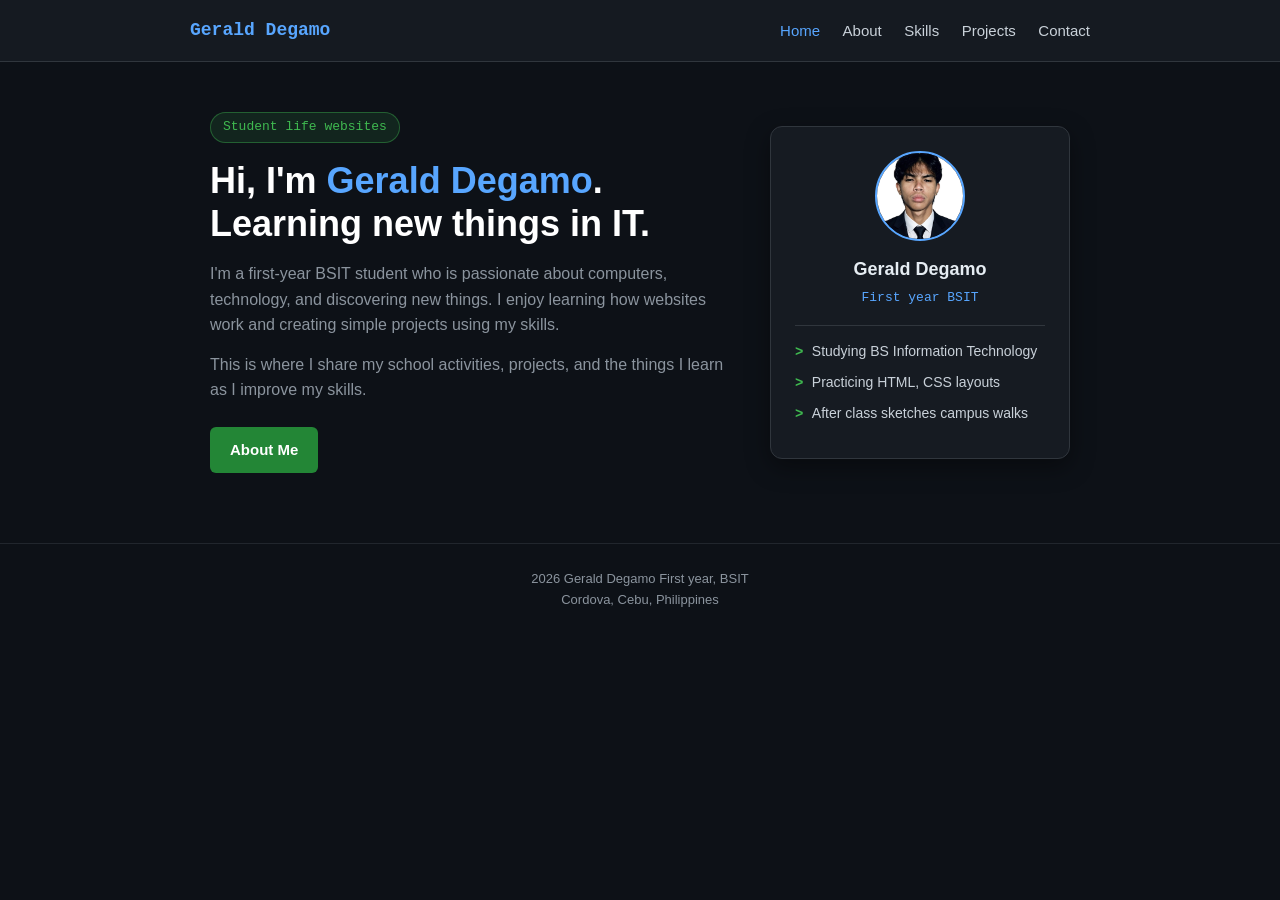
<file: index.html>
<!DOCTYPE html>
<html lang="en">
<head>
  <meta charset="UTF-8">
  <meta name="viewport" content="width=device-width, initial-scale=1.0">
  <title>Home — Gerald Degamo | Student Portfolio</title>
  <link rel="stylesheet" href="style.css">
</head>
<body>

  <header>
    <div class="nav-wrap">
      <a href="index.html" class="logo">Gerald Degamo</a>
      <nav>
        <a href="index.html" class="active">Home</a>
        <a href="about.html">About</a>
        <a href="skills.html">Skills</a>
        <a href="projects.html">Projects</a>
        <a href="contact.html">Contact</a>
      </nav>
    </div>
  </header>

  <main class="container">
    <section class="hero">
      <div class="hero-text">
        <div class="badge">Student life websites</div>
        <h1>Hi, I'm <span>Gerald Degamo</span>.<br>Learning new things in IT.</h1>
        <p>I'm a first-year BSIT student who is passionate about computers, technology, and discovering new things. I enjoy learning how websites work and creating simple projects using my skills.</p>
        <p>This is where I share my school activities, projects, and the things I learn as I improve my skills.</p>
        <div class="btn-group">
          <a href="about.html" class="btn">About Me</a>
        </div>
      </div>

      <aside class="id-card">
        <img src="unnamed.png" alt="Illustrated avatar of Urot Jose">
        <h3>Gerald Degamo</h3>
        <p class="course">First year BSIT</p>
        <ul class="code-list">
          <li>Studying BS Information Technology</li>
          <li>Practicing HTML, CSS layouts</li>
          <li>After class sketches campus walks</li>
        </ul>
      </aside>
    </section>
  </main>

  <footer>
    <p>2026 Gerald Degamo First year, BSIT</p>
    <p>Cordova, Cebu, Philippines</p>
  </footer>

</body>
</html>
</file>
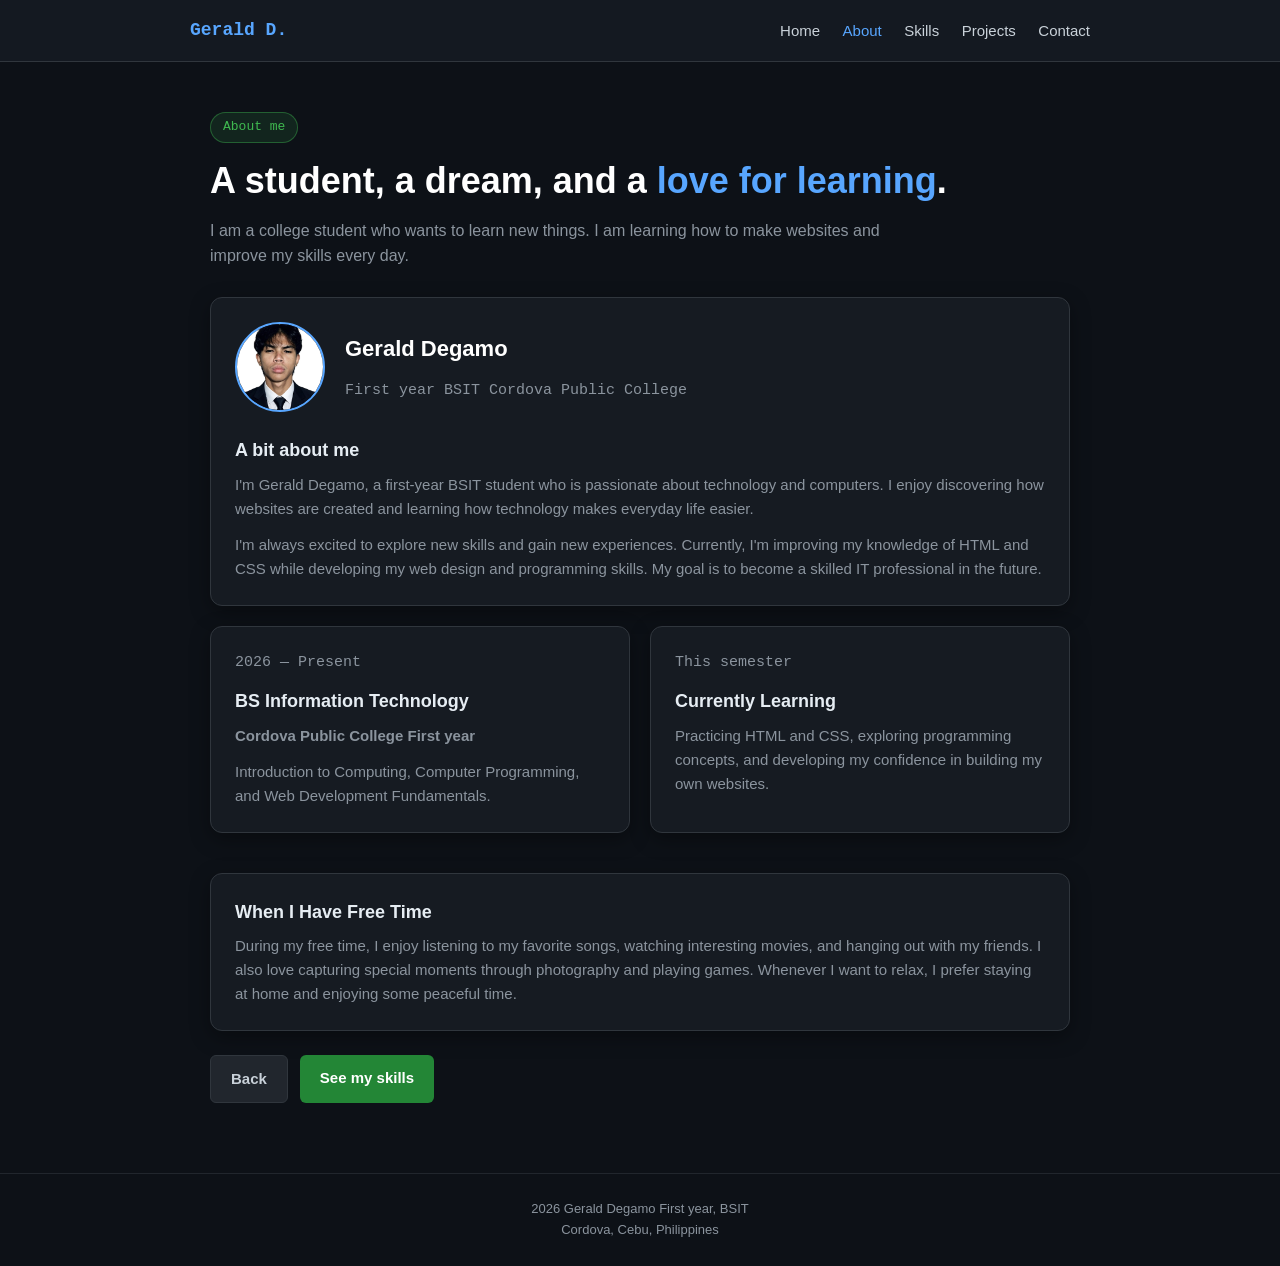
<file: about.html>
<!DOCTYPE html>
<html lang="en">
<head>
  <meta charset="UTF-8">
  <meta name="viewport" content="width=device-width, initial-scale=1.0">
  <title>About — Gerald Degamo | Student Portfolio</title>
  <link rel="stylesheet" href="style.css">
</head>
<body>

  <header>
    <div class="nav-wrap">
      <a href="index.html" class="logo">Gerald D.</a>
      <nav>
        <a href="index.html">Home</a>
        <a href="about.html" class="active">About</a>
        <a href="skills.html">Skills</a>
        <a href="projects.html">Projects</a>
        <a href="contact.html">Contact</a>
      </nav>
    </div>
  </header>

  <main class="container">
    <div class="badge"> About me</div>
    <h1>A student, a dream, and a <span>love for learning</span>.</h1>
    <p class="lead">I am a college student who wants to learn new things. I am learning how to make websites and improve my skills every day.</p>

    <div class="card">
      <div class="profile-header">
        <img src="unnamed.png" alt="Illustrated avatar of Gerald Degamo">
        <div>
          <h2>Gerald Degamo</h2>
          <p class="meta">First year BSIT Cordova Public College</p>
        </div>
      </div>

      <h3>A bit about me</h3>
      <p>I'm Gerald Degamo, a first-year BSIT student who is passionate about technology and computers. I enjoy discovering how websites are created and learning how technology makes everyday life easier.</p>
      <p>I'm always excited to explore new skills and gain new experiences. Currently, I'm improving my knowledge of HTML and CSS while developing my web design and programming skills. My goal is to become a skilled IT professional in the future.</p>
    </div>

    <div class="grid-2">
      <div class="card">
        <p class="meta">2026 — Present</p>
        <h3>BS Information Technology</h3>
        <p><strong>Cordova Public College First year</strong></p>
        <p>Introduction to Computing, Computer Programming, and Web Development Fundamentals.</p>
      </div>

      <div class="card">
        <p class="meta">This semester</p>
        <h3>Currently Learning</h3>
        <p>Practicing HTML and CSS, exploring programming concepts, and developing my confidence in building my own websites.</p>
      </div>
    </div>

    <div class="card">
      <h3>When I Have Free Time</h3>
      <p>During my free time, I enjoy listening to my favorite songs, watching interesting movies, and hanging out with my friends. I also love capturing special moments through photography and playing games. Whenever I want to relax, I prefer staying at home and enjoying some peaceful time.</p>
    </div>

    <div class="btn-group">
      <a href="index.html" class="btn-secondary">Back</a>
      <a href="skills.html" class="btn">See my skills</a>
    </div>
  </main>

  <footer>
    <p>2026 Gerald Degamo First year, BSIT</p>
    <p>Cordova, Cebu, Philippines</p>
  </footer>

</body>
</html>
</file>
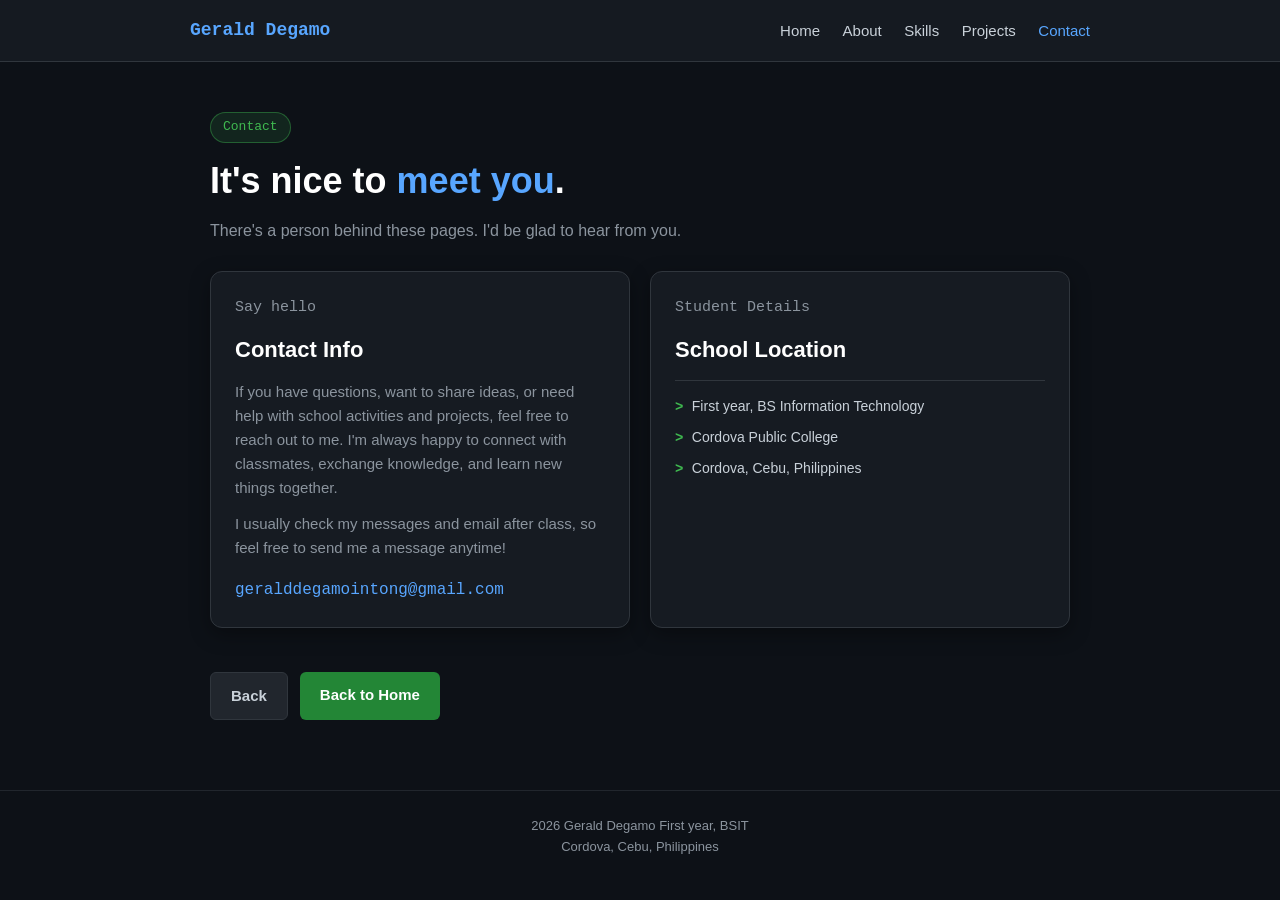
<file: contact.html>
<!DOCTYPE html>
<html lang="en">
<head>
  <meta charset="UTF-8">
  <meta name="viewport" content="width=device-width, initial-scale=1.0">
  <title>Contact — Gerald Degamo | Student Portfolio</title>
  <link rel="stylesheet" href="style.css">
</head>
<body>

  <header>
    <div class="nav-wrap">
      <a href="index.html" class="logo">Gerald Degamo</a>
      <nav>
        <a href="index.html">Home</a>
        <a href="about.html">About</a>
        <a href="skills.html">Skills</a>
        <a href="projects.html">Projects</a>
        <a href="contact.html" class="active">Contact</a>
      </nav>
    </div>
  </header>

  <main class="container">
    <div class="badge">Contact</div>
    <h1>It's nice to <span>meet you</span>.</h1>
    <p class="lead">There's a person behind these pages. I'd be glad to hear from you.</p>

    <div class="grid-2">
      <div class="card">
        <p class="meta">Say hello</p>
        <h2>Contact Info</h2>
        <p>If you have questions, want to share ideas, or need help with school activities and projects, feel free to reach out to me. I'm always happy to connect with classmates, exchange knowledge, and learn new things together.</p>
        <p>I usually check my messages and email after class, so feel free to send me a message anytime!</p>
        <a href="mailto:geralddegamointong@gmail.com" class="email-link">geralddegamointong@gmail.com</a>
      </div>

      <div class="card">
        <p class="meta">Student Details</p>
        <h2>School Location</h2>
        <ul class="code-list">
          <li>First year, BS Information Technology</li>
          <li>Cordova Public College</li>
          <li>Cordova, Cebu, Philippines</li>
        </ul>
      </div>
    </div>

    <div class="btn-group">
      <a href="projects.html" class="btn-secondary">Back</a>
      <a href="index.html" class="btn">Back to Home</a>
    </div>
  </main>

  <footer>
    <p> 2026 Gerald Degamo First year, BSIT</p>
    <p>Cordova, Cebu, Philippines</p>
  </footer>

</body>
</html>
</file>
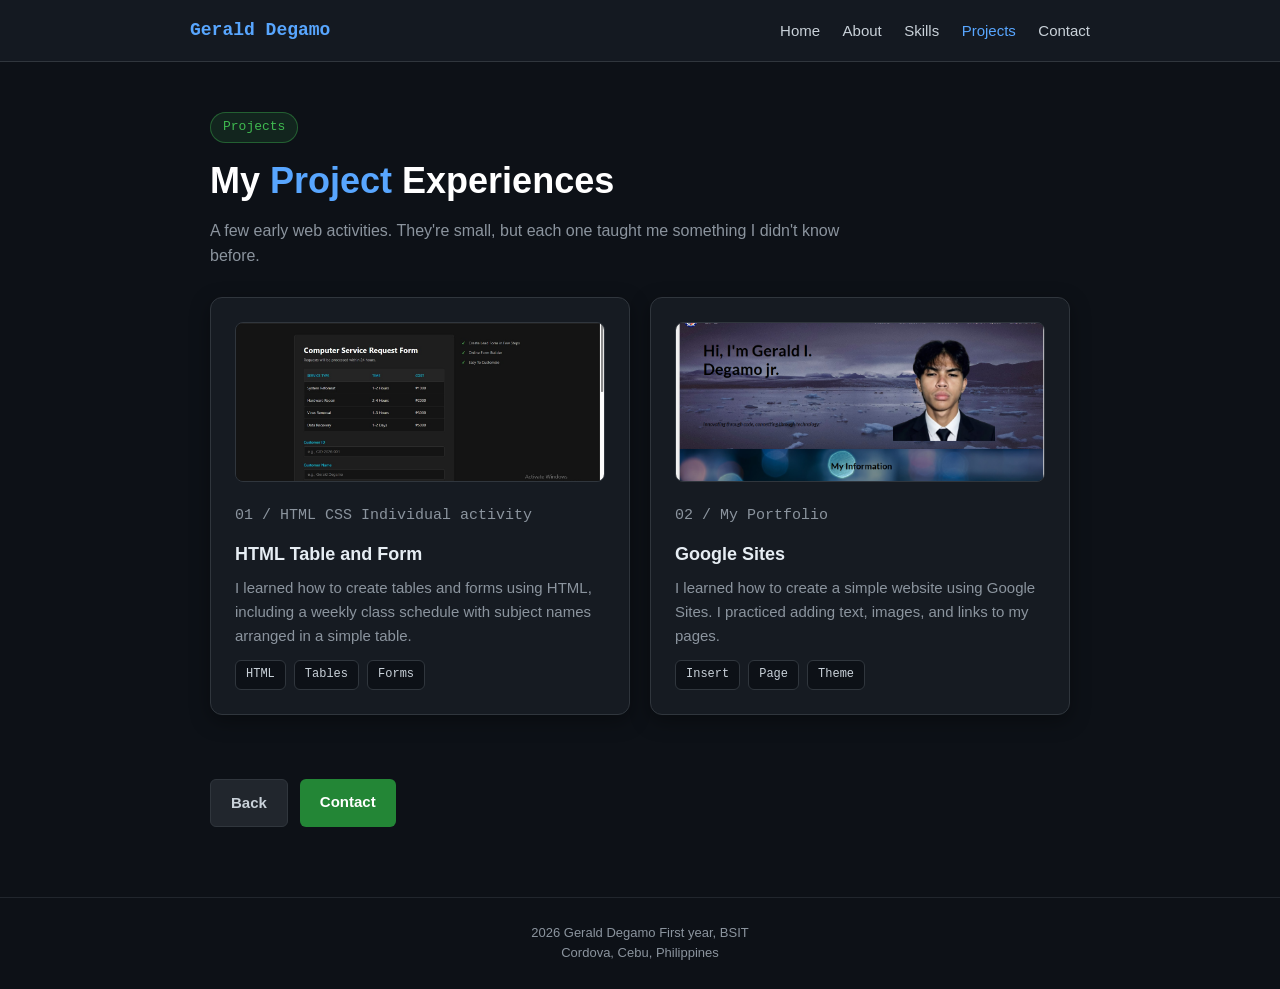
<file: projects.html>
<!DOCTYPE html>
<html lang="en">
<head>
  <meta charset="UTF-8">
  <meta name="viewport" content="width=device-width, initial-scale=1.0">
  <title>Projects — Degamo Gerald | Student Portfolio</title>
  <link rel="stylesheet" href="style.css">
</head>
<body>

  <header>
    <div class="nav-wrap">
      <a href="index.html" class="logo">Gerald Degamo</a>
      <nav>
        <a href="index.html">Home</a>
        <a href="about.html">About</a>
        <a href="skills.html">Skills</a>
        <a href="projects.html" class="active">Projects</a>
        <a href="contact.html">Contact</a>
      </nav>
    </div>
  </header>

  <main class="container">
    <div class="badge">Projects</div>
    <h1>My <span>Project</span> Experiences</h1>
    <p class="lead">A few early web activities. They're small, but each one taught me something I didn't know before.</p>

    <div class="grid-2">
      <div class="card">
        <img src="Form.jpg.jpg" alt="HTML Table and Form preview" class="project-img">
        <p class="meta">01 / HTML CSS  Individual activity</p>
        <h3>HTML Table and Form</h3>
        <p>I learned how to create tables and forms using HTML, including a weekly class schedule with subject names arranged in a simple table.</p>
        <div class="tags">
          <span class="tag">HTML</span>
          <span class="tag">Tables</span>
          <span class="tag">Forms</span>
        </div>
      </div>

      <div class="card">
        <img src="image.png" alt="Google Sites portfolio preview" class="project-img">
        <p class="meta">02 / My Portfolio</p>
        <h3>Google Sites</h3>
        <p>I learned how to create a simple website using Google Sites. I practiced adding text, images, and links to my pages.</p>
        <div class="tags">
          <span class="tag">Insert</span>
          <span class="tag">Page</span>
          <span class="tag">Theme</span>
        </div>
      </div>

    <div class="btn-group">
      <a href="skills.html" class="btn-secondary"> Back</a>
      <a href="contact.html" class="btn">Contact </a>
    </div>
  </main>

  <footer>
    <p> 2026 Gerald Degamo First year, BSIT</p>
    <p>Cordova, Cebu, Philippines</p>
  </footer>

</body>
</html>
</file>
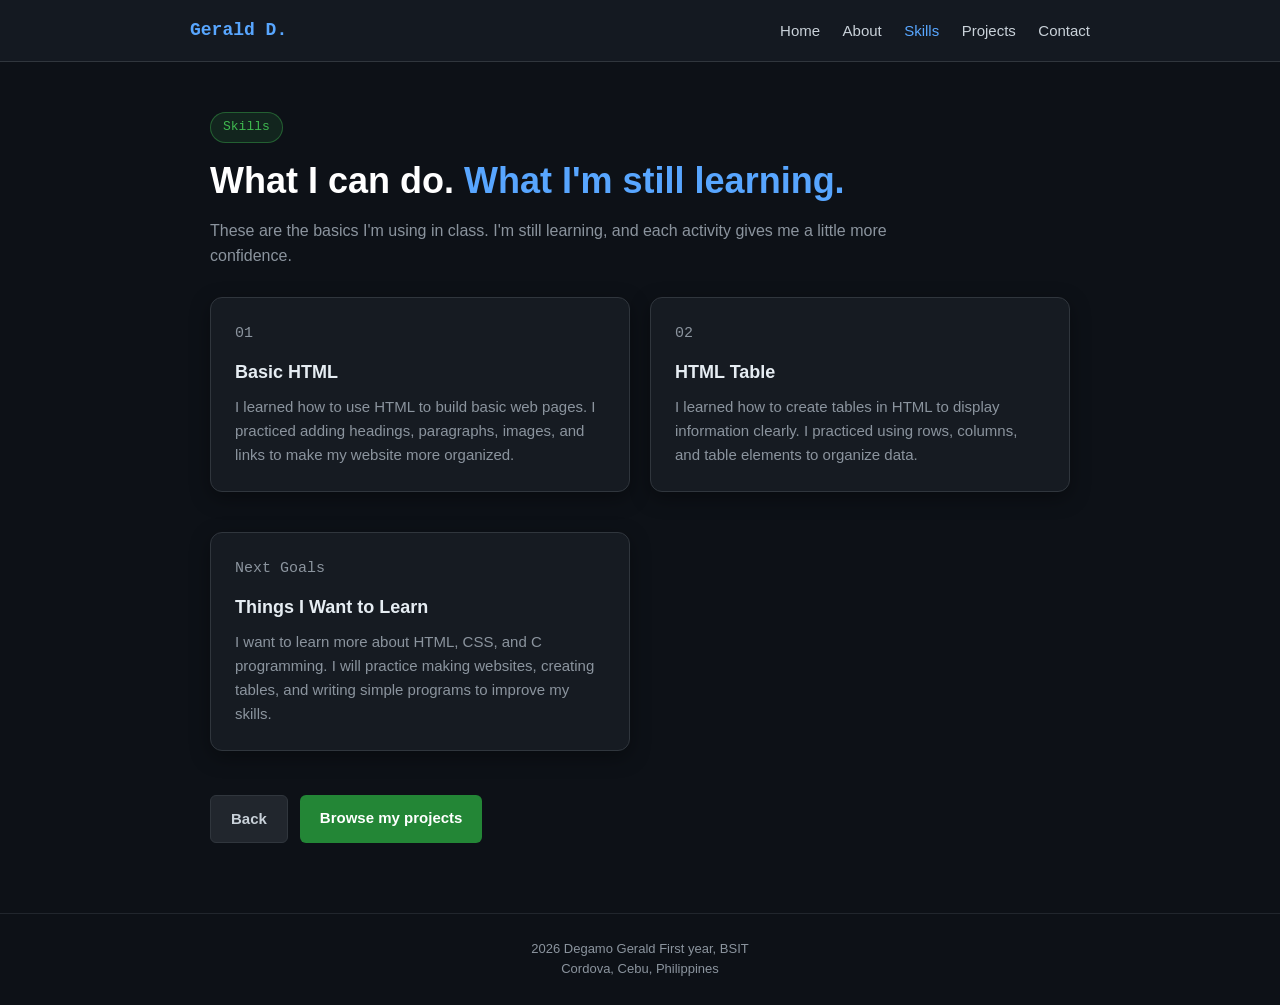
<file: skills.html>
<!DOCTYPE html>
<html lang="en">
<head>
  <meta charset="UTF-8">
  <meta name="viewport" content="width=device-width, initial-scale=1.0">
  <title>Skills — Degamo Gerald | Student Portfolio</title>
  <link rel="stylesheet" href="style.css">
</head>
<body>

  <header>
    <div class="nav-wrap">
      <a href="index.html" class="logo">Gerald D.</a>
      <nav>
        <a href="index.html">Home</a>
        <a href="about.html">About</a>
        <a href="skills.html" class="active">Skills</a>
        <a href="projects.html">Projects</a>
        <a href="contact.html">Contact</a>
      </nav>
    </div>
  </header>

  <main class="container">
    <div class="badge">Skills</div>
    <h1>What I can do. <span>What I'm still learning.</span></h1>
    <p class="lead">These are the basics I'm using in class. I'm still learning, and each activity gives me a little more confidence.</p>

    <div class="grid-2">
      <div class="card">
        <p class="meta">01</p>
        <h3>Basic HTML</h3>
        <p>I learned how to use HTML to build basic web pages. I practiced adding headings, paragraphs, images, and links to make my website more organized.</p>
      </div>

      <div class="card">
        <p class="meta">02</p>
        <h3>HTML Table</h3>
        <p>I learned how to create tables in HTML to display information clearly. I practiced using rows, columns, and table elements to organize data.</p>
      </div>

      <div class="card">
        <p class="meta">Next Goals</p>
        <h3>Things I Want to Learn</h3>
        <p>I want to learn more about HTML, CSS, and C programming. I will practice making websites, creating tables, and writing simple programs to improve my skills.</p>
      </div>
    </div>

    <div class="btn-group">
      <a href="about.html" class="btn-secondary"> Back</a>
      <a href="projects.html" class="btn">Browse my projects </a>
    </div>
  </main>

  <footer>
    <p> 2026 Degamo Gerald  First year, BSIT</p>
    <p>Cordova, Cebu, Philippines</p>
  </footer>

</body>
</html>
</file>
<file: style.css>
* {
  box-sizing: border-box;
  margin: 0;
  padding: 0;
}

body {
  font-family: 'Segoe UI', Tahoma, Geneva, Verdana, sans-serif;
  background-color: #0d1117;
  color: #e6edf3;
  line-height: 1.6;
}

header {
  background-color: rgba(22, 27, 34, 0.95);
  border-bottom: 1px solid #30363d;
  padding: 16px 24px;
  position: sticky;
  top: 0;
  z-index: 100;
}

.nav-wrap {
  max-width: 900px;
  margin: 0 auto;
  display: flex;
  justify-content: space-between;
  align-items: center;
  flex-wrap: wrap;
  gap: 10px;
}

.logo {
  font-family: 'Courier New', Courier, monospace;
  font-weight: bold;
  color: #58a6ff;
  font-size: 18px;
  text-decoration: none;
}

nav a {
  color: #c9d1d9;
  text-decoration: none;
  margin-left: 18px;
  font-size: 15px;
  transition: color 0.2s;
}

nav a:hover,
nav a.active {
  color: #58a6ff;
}

.container {
  max-width: 900px;
  margin: 50px auto;
  padding: 0 20px;
}

.badge {
  display: inline-block;
  font-family: 'Courier New', Courier, monospace;
  font-size: 13px;
  color: #3fb950;
  background-color: rgba(63, 185, 80, 0.12);
  border: 1px solid rgba(63, 185, 80, 0.4);
  padding: 4px 12px;
  border-radius: 20px;
  margin-bottom: 16px;
}

h1 {
  font-size: 36px;
  line-height: 1.2;
  margin-bottom: 16px;
  color: #ffffff;
}

h1 span {
  color: #58a6ff;
}

h2 {
  font-size: 22px;
  color: #ffffff;
  margin-bottom: 12px;
}

h3 {
  font-size: 18px;
  color: #e6edf3;
  margin-bottom: 8px;
}

.lead {
  color: #8b949e;
  font-size: 16px;
  margin-bottom: 28px;
  max-width: 680px;
}

.hero {
  display: flex;
  align-items: center;
  justify-content: space-between;
  gap: 40px;
  flex-wrap: wrap;
}

.hero-text {
  flex: 1;
  min-width: 280px;
}

.hero-text p {
  color: #8b949e;
  margin-bottom: 14px;
  font-size: 16px;
}

.card {
  background-color: #161b22;
  border: 1px solid #30363d;
  border-radius: 12px;
  padding: 24px;
  margin-bottom: 20px;
  box-shadow: 0 6px 20px rgba(0, 0, 0, 0.35);
}

.id-card {
  background-color: #161b22;
  border: 1px solid #30363d;
  border-radius: 12px;
  padding: 24px;
  width: 300px;
  box-shadow: 0 8px 24px rgba(0, 0, 0, 0.4);
}

.id-card img,
.profile-header img {
  width: 90px;
  height: 90px;
  border-radius: 50%;
  border: 2px solid #58a6ff;
  background-color: #0d1117;
  display: block;
}

.id-card img {
  margin: 0 auto 14px;
}

.id-card h3 {
  text-align: center;
  margin-bottom: 4px;
}

.course {
  text-align: center;
  font-family: 'Courier New', Courier, monospace;
  font-size: 13px;
  color: #58a6ff;
  margin-bottom: 16px;
}

.code-list {
  list-style: none;
  border-top: 1px solid #30363d;
  padding-top: 14px;
  font-size: 14px;
  color: #c9d1d9;
}

.code-list li {
  margin-bottom: 8px;
}

.code-list li::before {
  content: "> ";
  color: #3fb950;
  font-family: 'Courier New', Courier, monospace;
  font-weight: bold;
}

.grid-2 {
  display: grid;
  grid-template-columns: repeat(auto-fit, minmax(280px, 1fr));
  gap: 20px;
  margin-bottom: 20px;
}

.profile-header {
  display: flex;
  align-items: center;
  gap: 20px;
  margin-bottom: 24px;
  flex-wrap: wrap;
}

.meta {
  font-family: 'Courier New', Courier, monospace;
  font-size: 13px;
  color: #58a6ff;
  margin-bottom: 8px;
}

.card p {
  color: #8b949e;
  margin-bottom: 12px;
  font-size: 15px;
}

.card p:last-child {
  margin-bottom: 0;
}

.tags {
  display: flex;
  flex-wrap: wrap;
  gap: 8px;
  margin-top: 12px;
}

.tag {
  font-family: 'Courier New', Courier, monospace;
  font-size: 12px;
  background-color: #0d1117;
  color: #c9d1d9;
  border: 1px solid #30363d;
  padding: 4px 10px;
  border-radius: 6px;
}

.project-img {
  width: 100%;
  height: 160px;
  object-fit: cover;
  border-radius: 8px;
  border: 1px solid #30363d;
  background-color: #0d1117;
  margin-bottom: 14px;
}

.email-link {
  display: inline-block;
  font-family: 'Courier New', Courier, monospace;
  font-size: 16px;
  color: #58a6ff;
  text-decoration: none;
  margin-top: 6px;
}

.email-link:hover {
  text-decoration: underline;
}

.btn-group {
  display: flex;
  gap: 12px;
  flex-wrap: wrap;
  margin-top: 24px;
}

.btn {
  display: inline-block;
  background-color: #238636;
  color: #ffffff;
  padding: 11px 20px;
  border-radius: 6px;
  text-decoration: none;
  font-weight: bold;
  font-size: 15px;
  transition: background-color 0.2s, transform 0.2s;
}

.btn:hover {
  background-color: #2ea043;
  transform: translateY(-2px);
}

.btn-secondary {
  display: inline-block;
  background-color: #21262d;
  color: #c9d1d9;
  border: 1px solid #30363d;
  padding: 11px 20px;
  border-radius: 6px;
  text-decoration: none;
  font-weight: bold;
  font-size: 15px;
  transition: border-color 0.2s, color 0.2s;
}

.btn-secondary:hover {
  border-color: #8b949e;
  color: #ffffff;
}

footer {
  text-align: center;
  border-top: 1px solid #21262d;
  padding: 25px 20px;
  margin-top: 70px;
  font-size: 13px;
  color: #8b949e;
}
</file>
